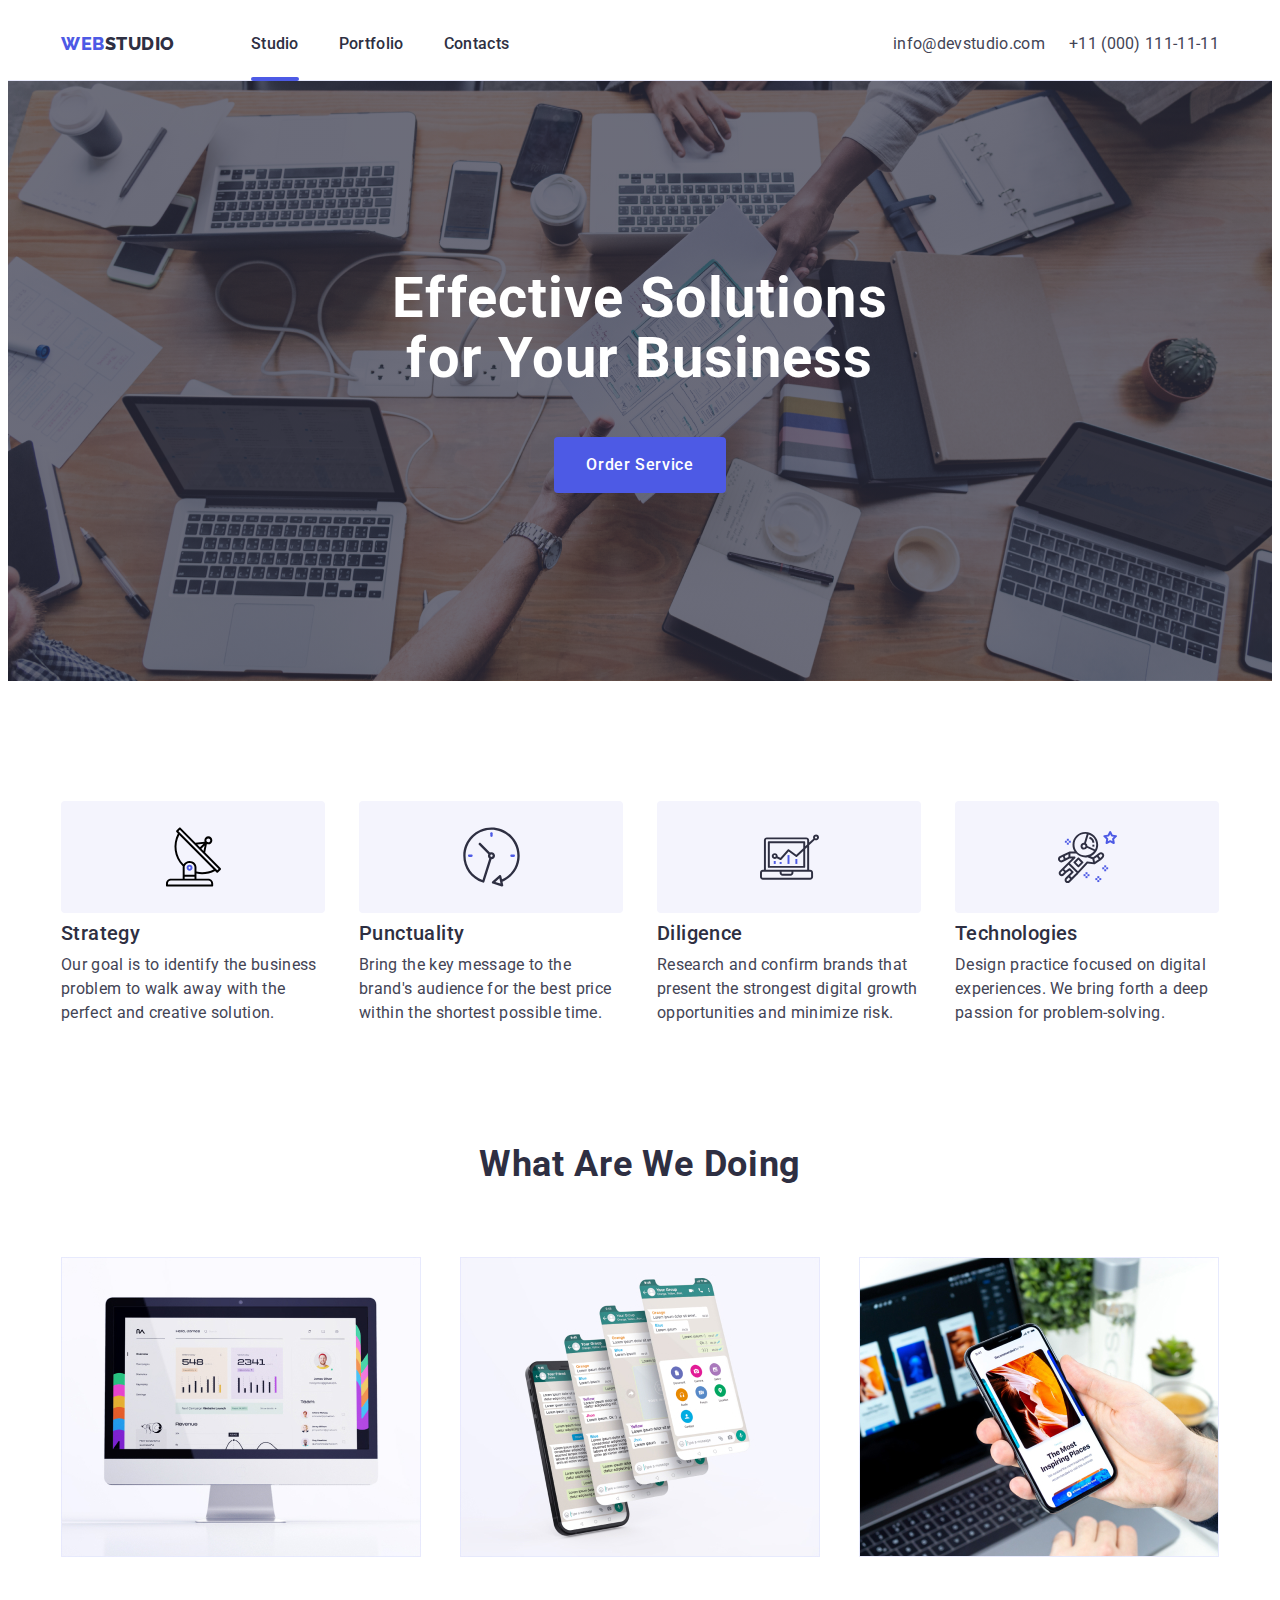
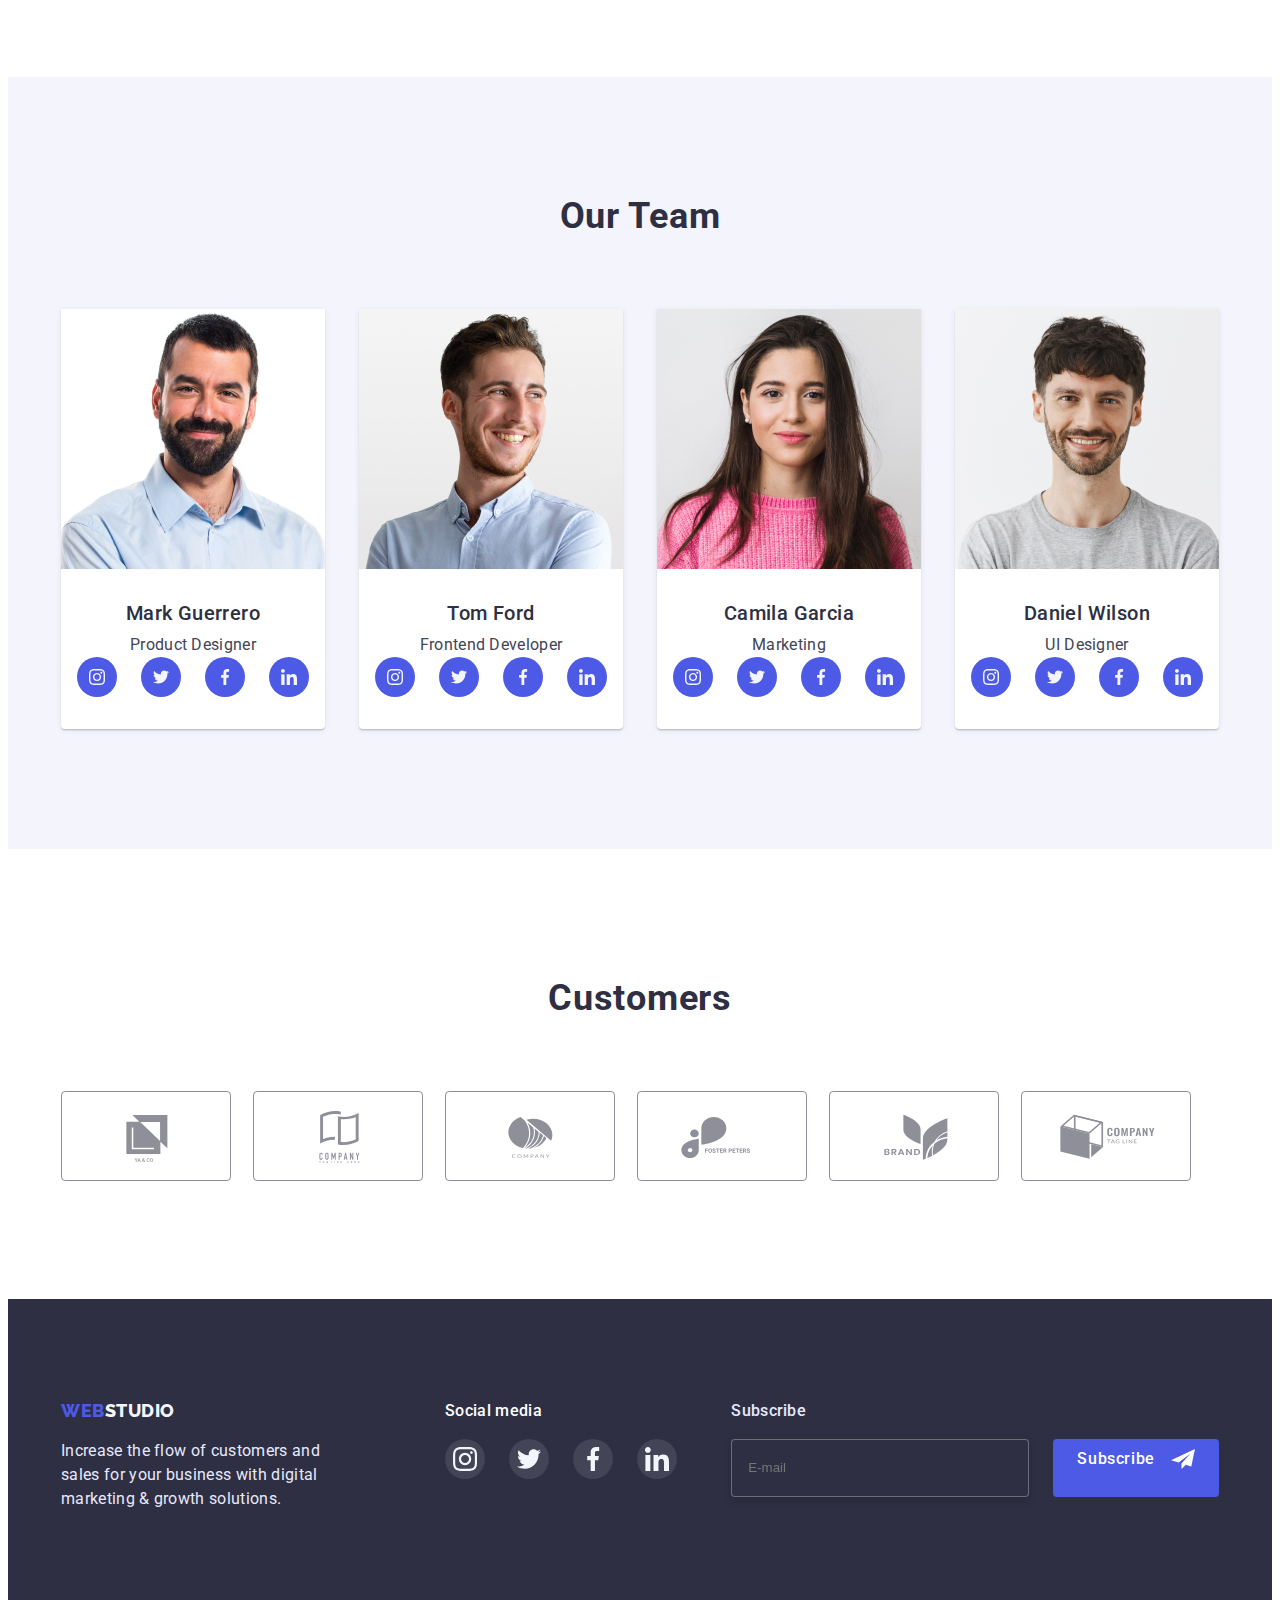
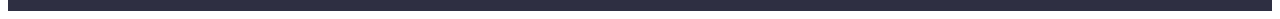
<file: index.html>
<!DOCTYPE html>
<html lang="en">
  <head>
    <meta charset="UTF-8" />
    <meta http-equiv="X-UA-Compatible" content="IE=edge" />
    <meta name="viewport" content="width=device-width, initial-scale=1.0" />
    <title>Document</title>
    <link rel="preconnect" href="https://fonts.googleapis.com" />
    <link rel="preconnect" href="https://fonts.gstatic.com" crossorigin />
    <link
      href="https://fonts.googleapis.com/css2?family=Raleway:wght@800&family=Roboto:wght@400;500;700;900&display=swap"
      rel="stylesheet"
    />
    <link
      rel="stylesheet"
      href="https://cdnjs.cloudflare.com/ajax/libs/modern-normalize/1.1.0/modern-normalize.min.css"
      integrity="sha512-wpPYUAdjBVSE4KJnH1VR1HeZfpl1ub8YT/NKx4PuQ5NmX2tKuGu6U/JRp5y+Y8XG2tV+wKQpNHVUX03MfMFn9Q=="
      crossorigin="anonymous"
      referrerpolicy="no-referrer"
    />
    <link rel="stylesheet" href="./css/styles.css" />
  </head>

  <body>
    <header class="page-header">
      <div class="container page-header-container">
        <nav class="header-nav">
          <a href="./index.html" class="logo-first"
            >Web<span class="logo-second">Studio</span></a
          >

          <ul class="site-nav">
            <li class="site-nav-item current">
              <a href="./index.html" class="nav-link link current-link"
                >Studio</a
              >
            </li>
            <li class="site-nav-item">
              <a href="./portfolio.html" class="nav-link link">Portfolio</a>
            </li>
            <li class="site-nav-item">
              <a href="" class="nav-link link">Contacts</a>
            </li>
          </ul>
        </nav>

        <address>
          <ul class="adress-list">
            <li>
              <a class="adress-list link" href="mailto:info@devstudio.com"
                >info@devstudio.com
              </a>
            </li>
            <li>
              <a class="adress-list link" href="tel:+110001111111"
                >+11 (000) 111-11-11
              </a>
            </li>
          </ul>
        </address>
      </div>
    </header>

    <main>
      <section class="hero">
        <div class="container">
          <h1 class="hero-title">Effective Solutions for Your Business</h1>
          <button class="hero-button" type="button" data-modal-open>
            Order Service
          </button>
        </div>
      </section>

      <section class="description">
        <div class="container">
          <h2 hidden>description</h2>
          <ul class="description-list">
            <li class="description-item">
              <div class="icon">
                <svg class="icon-list">
                  <use href="./images/icons.svg#icon-antenna-1"></use>
                </svg>
              </div>
              <h3 class="description-subtitle">Strategy</h3>
              <p class="description-text">
                Our goal is to identify the business problem to walk away with
                the perfect and creative solution.
              </p>
            </li>
            <li class="description-item">
              <div class="icon">
                <svg class="icon-list">
                  <use href="./images/icons.svg#icon-clock-1"></use>
                </svg>
              </div>
              <h3 class="description-subtitle">Punctuality</h3>
              <p class="description-text">
                Bring the key message to the brand's audience for the best price
                within the shortest possible time.
              </p>
            </li>
            <li class="description-item">
              <div class="icon">
                <svg class="icon-list">
                  <use href="./images/icons.svg#icon-diagram-1"></use>
                </svg>
              </div>
              <h3 class="description-subtitle">Diligence</h3>
              <p class="description-text">
                Research and confirm brands that present the strongest digital
                growth opportunities and minimize risk.
              </p>
            </li>
            <li class="description-item">
              <div class="icon">
                <svg class="icon-list">
                  <use href="./images/icons.svg#icon-astronaut-1"></use>
                </svg>
              </div>
              <h3 class="description-subtitle">Technologies</h3>
              <p class="description-text">
                Design practice focused on digital experiences. We bring forth a
                deep passion for problem-solving.
              </p>
            </li>
          </ul>
        </div>
      </section>
      <section class="job">
        <div class="container">
          <h2 class="job-tittle">What are we doing</h2>
          <ul class="job-list">
            <li><img src="./images/comp.jpg" alt="comp" width="360" /></li>
            <li><img src="./images/tel.jpg" alt="tel" width="360" /></li>
            <li>
              <img src="./images/comp-tel.jpg" alt="comp-tel" width="360" />
            </li>
          </ul>
        </div>
      </section>
      <section class="secjob">
        <div class="container">
          <h2 class="team-tittle">Our Team</h2>
          <ul class="job-seclist">
            <li class="secjob-item">
              <img
                class="secjob-img"
                src="./images/man1.jpg"
                alt="man1"
                width="264"
              />
              <h3 class="about-subtitle">Mark Guerrero</h3>
              <p class="about-text">Product Designer</p>

              <ul class="socials-list">
                <li class="socials-item">
                  <a class="socials-link" href>
                    <svg class="socials-icon">
                      <use href="./images/icons.svg#icon-instagram-2"></use>
                    </svg>
                  </a>
                </li>
                <li class="socials-item">
                  <a class="socials-link" href>
                    <svg class="socials-icon">
                      <use href="./images/icons.svg#icon-twitter-1"></use>
                    </svg>
                  </a>
                </li>
                <li class="socials-item">
                  <a class="socials-link" href>
                    <svg class="socials-icon">
                      <use href="./images/icons.svg#icon-facebook-1"></use>
                    </svg>
                  </a>
                </li>
                <li class="socials-item">
                  <a class="socials-link" href>
                    <svg class="socials-icon">
                      <use href="./images/icons.svg#icon-linkedin-1"></use>
                    </svg>
                  </a>
                </li>
              </ul>
            </li>

            <li class="secjob-item">
              <img
                class="secjob-img"
                src="./images/man2.jpg"
                alt="man2"
                width="264"
              />
              <h3 class="about-subtitle">Tom Ford</h3>
              <p class="about-text">Frontend Developer</p>
              <ul class="socials-list">
                <li class="socials-item">
                  <a class="socials-link" href>
                    <svg class="socials-icon">
                      <use href="./images/icons.svg#icon-instagram-2"></use>
                    </svg>
                  </a>
                </li>
                <li class="socials-item">
                  <a class="socials-link" href>
                    <svg class="socials-icon">
                      <use href="./images/icons.svg#icon-twitter-1"></use>
                    </svg>
                  </a>
                </li>
                <li class="socials-item">
                  <a class="socials-link" href>
                    <svg class="socials-icon">
                      <use href="./images/icons.svg#icon-facebook-1"></use>
                    </svg>
                  </a>
                </li>
                <li class="socials-item">
                  <a class="socials-link" href>
                    <svg class="socials-icon">
                      <use href="./images/icons.svg#icon-linkedin-1"></use>
                    </svg>
                  </a>
                </li>
              </ul>
            </li>
            <li class="secjob-item">
              <img
                class="secjob-img"
                src="./images/girl1.jpg"
                alt="girl1"
                width="264"
              />
              <h3 class="about-subtitle">Camila Garcia</h3>
              <p class="about-text">Marketing</p>
              <ul class="socials-list">
                <li class="socials-item">
                  <a class="socials-link" href>
                    <svg class="socials-icon">
                      <use href="./images/icons.svg#icon-instagram-2"></use>
                    </svg>
                  </a>
                </li>
                <li class="socials-item">
                  <a class="socials-link" href>
                    <svg class="socials-icon">
                      <use href="./images/icons.svg#icon-twitter-1"></use>
                    </svg>
                  </a>
                </li>
                <li class="socials-item">
                  <a class="socials-link" href>
                    <svg class="socials-icon">
                      <use href="./images/icons.svg#icon-facebook-1"></use>
                    </svg>
                  </a>
                </li>
                <li class="socials-item">
                  <a class="socials-link" href>
                    <svg class="socials-icon">
                      <use href="./images/icons.svg#icon-linkedin-1"></use>
                    </svg>
                  </a>
                </li>
              </ul>
            </li>
            <li class="secjob-item">
              <img
                class="secjob-img"
                src="./images/man3.jpg"
                alt="man3"
                width="264"
              />
              <h3 class="about-subtitle">Daniel Wilson</h3>
              <p class="about-text">UI Designer</p>
              <ul class="socials-list">
                <li class="socials-item">
                  <a class="socials-link" href>
                    <svg class="socials-icon">
                      <use href="./images/icons.svg#icon-instagram-2"></use>
                    </svg>
                  </a>
                </li>
                <li class="socials-item">
                  <a class="socials-link" href>
                    <svg class="socials-icon">
                      <use href="./images/icons.svg#icon-twitter-1"></use>
                    </svg>
                  </a>
                </li>
                <li class="socials-item">
                  <a class="socials-link" href>
                    <svg class="socials-icon">
                      <use href="./images/icons.svg#icon-facebook-1"></use>
                    </svg>
                  </a>
                </li>
                <li class="socials-item">
                  <a class="socials-link" href>
                    <svg class="socials-icon">
                      <use href="./images/icons.svg#icon-linkedin-1"></use>
                    </svg>
                  </a>
                </li>
              </ul>
            </li>
          </ul>
        </div>
      </section>

      <section class="sections-customers">
        <div class="container">
          <h2 class="customers-title">Customers</h2>
          <ul class="customers-list">
            <li class="customer">
              <a class="adress-customers" href="#">
                <svg class="icons-customers">
                  <use href="./images/icons.svg#icon-Logo"></use>
                </svg>
              </a>
            </li>
            <li class="customer">
              <a class="adress-customers" href="#">
                <svg class="icons-customers">
                  <use href="./images/icons.svg#icon-Logo-1"></use>
                </svg>
              </a>
            </li>
            <li class="customer">
              <a class="adress-customers" href="#">
                <svg class="icons-customers">
                  <use href="./images/icons.svg#icon-Logo-2"></use>
                </svg>
              </a>
            </li>
            <li class="customer">
              <a class="adress-customers" href="#">
                <svg class="icons-customers">
                  <use href="./images/icons.svg#icon-Logo-3"></use>
                </svg>
              </a>
            </li>
            <li class="customer">
              <a class="adress-customers" href="#">
                <svg class="icons-customers">
                  <use href="./images/icons.svg#icon-Logo-4"></use>
                </svg>
              </a>
            </li>
            <li class="customer">
              <a class="adress-customers" href="#">
                <svg class="icons-customers">
                  <use href="./images/icons.svg#icon-Logo-51"></use>
                </svg>
              </a>
            </li>
          </ul>
        </div>
      </section>
    </main>

    <footer class="footer-section">
      <div class="container">
        <div class="container-footer">
          <div class="footer-title">
            <a href="./index.html" class="logo-footer"
              >Web<span class="logo-secfooter">Studio</span></a
            >

            <p class="description-footer">
              Increase the flow of customers and sales for your business with
              digital marketing & growth solutions.
            </p>
          </div>
          <div class="footer-container">
            <h2 class="socials-tittle">Social media</h2>
            <ul class="socials-list1">
              <li class="socials-item1">
                <a class="socials-link1" href>
                  <svg class="socials-icon1">
                    <use href="./images/icons.svg#icon-instagram-2"></use>
                  </svg>
                </a>
              </li>
              <li class="socials-item1">
                <a class="socials-link1" href>
                  <svg class="socials-icon1">
                    <use href="./images/icons.svg#icon-twitter-1"></use>
                  </svg>
                </a>
              </li>
              <li class="socials-item1">
                <a class="socials-link1" href>
                  <svg class="socials-icon1">
                    <use href="./images/icons.svg#icon-facebook-1"></use>
                  </svg>
                </a>
              </li>
              <li class="socials-item1">
                <a class="socials-link1" href>
                  <svg class="socials-icon1">
                    <use href="./images/icons.svg#icon-linkedin-1"></use>
                  </svg>
                </a>
              </li>
            </ul>
          </div>
      
       
        <div class="footer-form">
          <p class="sub-text-footer">Subscribe</p>
          <form class="subscribe">
            <label class="footer-email-lable">
              <input
                class="email"
                type="email"
                name="email"
                placeholder="E-mail"
                required
              />
            </label>
            <button class="footer-button" type="footer">
              Subscribe
              <svg class="footer-social-icon">
                <use href="./images/icons3.svg#icon-Frame-3"></use>
              </svg>
            </button>
          </form>
        </div>
      </div>
    </footer>

    <div class="backdrop is-hidden" data-modal>
      <div class="modal">
        <button class="modal-close" type="button" data-modal-close>
          <svg class="close-icon">
            <use href="./images/icons1.svg#icon-close-black-18dp-2-1"></use>
          </svg>
        </button>
        <p class="modal-title">
          Leave your contacts and we will call you back
        </p>
        <form class="modal-form">
          <div class="name-form">
            <label class="name-label"
              >Name<input class="name-input" type="text" name="name" />
              <svg class="icon-person">
                <use href="./images/icons2.svg#icon-person-black-18dp-1"></use>
              </svg>
            </label>
          </div>
          <div class="phone-input">
            <label class="phone-lable"
              >Phone<input
                class="modal-phone"
                type="tel"
                name="phone"
                required
              />
              <svg class="icon-phone">
                <use href="./images/icons2.svg#icon-phone-black-18dp-1"></use>
              </svg>
            </label>
          </div>

          <div class="email-input">
            <label class="email-lable"
              >Email<input
                class="modal-email"
                type="email"
                name="email"
                required
              />
              <svg class="icon-email">
                <use href="./images/icons2.svg#icon-email-black-18dp-1"></use>
              </svg>
            </label>
          </div>

          <div class="comment-input">
            <label class="comment-label"
              >Comment
              <textarea
                class="comment-text"
                name="comment"
                placeholder="Text input"
              ></textarea>
            </label>
          </div>

          <div class="accept">
          <label class="checkbox-accept-label">
            <input type="checkbox" name="checkbox-accept" class="checkbox-accept" required />
            <span class="custom-checkbox">
              <svg class="custom-icon" width="16" height="16">
                <use href="./images/icons4.svg#icon-Property-1click"></use>
              </svg>
            </span>
            I accept the terms and conditions of the&nbsp;<a class="check-descr-link" href="">Privacy Policy</a>
          </label>
          </div>

          <button class="send-button" type="submit">Send</button>
        </form>
      </div>
    </div>

    <script src="./js/modal.js"></script>
  </body>
</html>
</file>
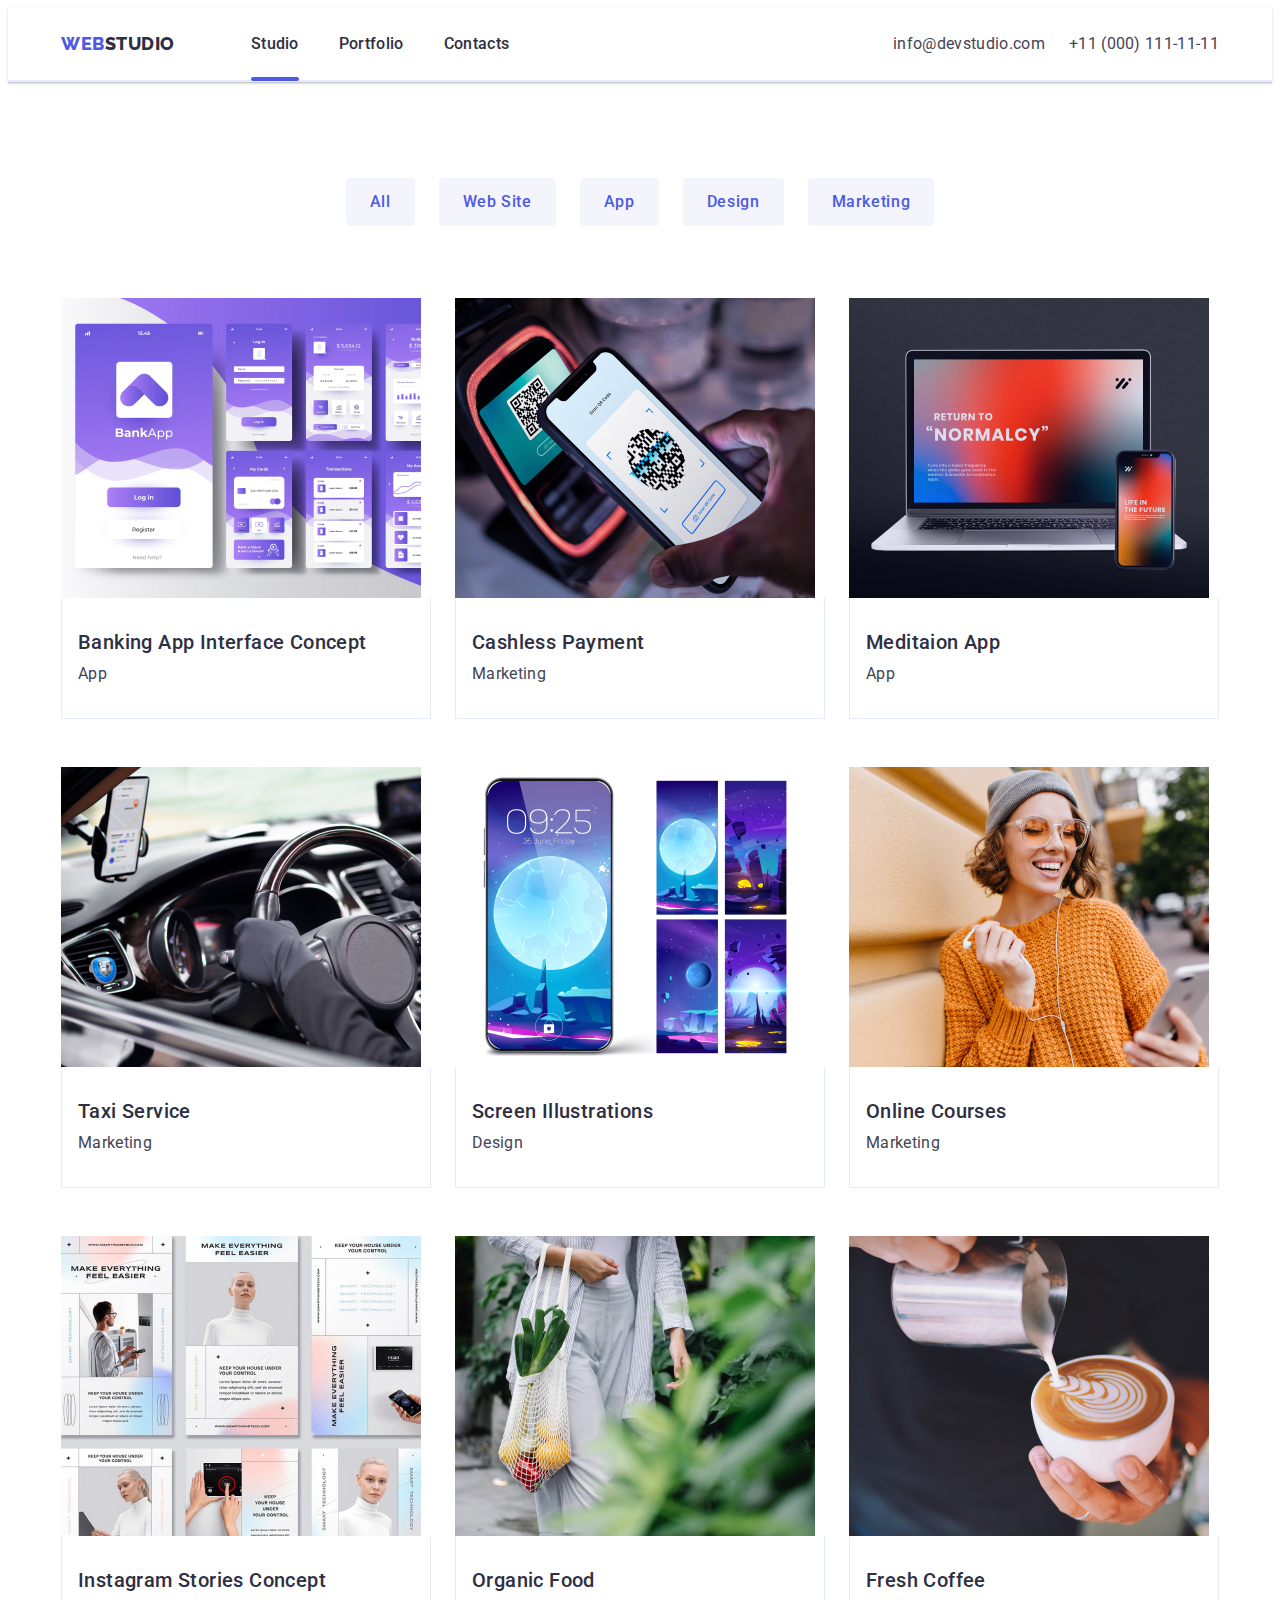
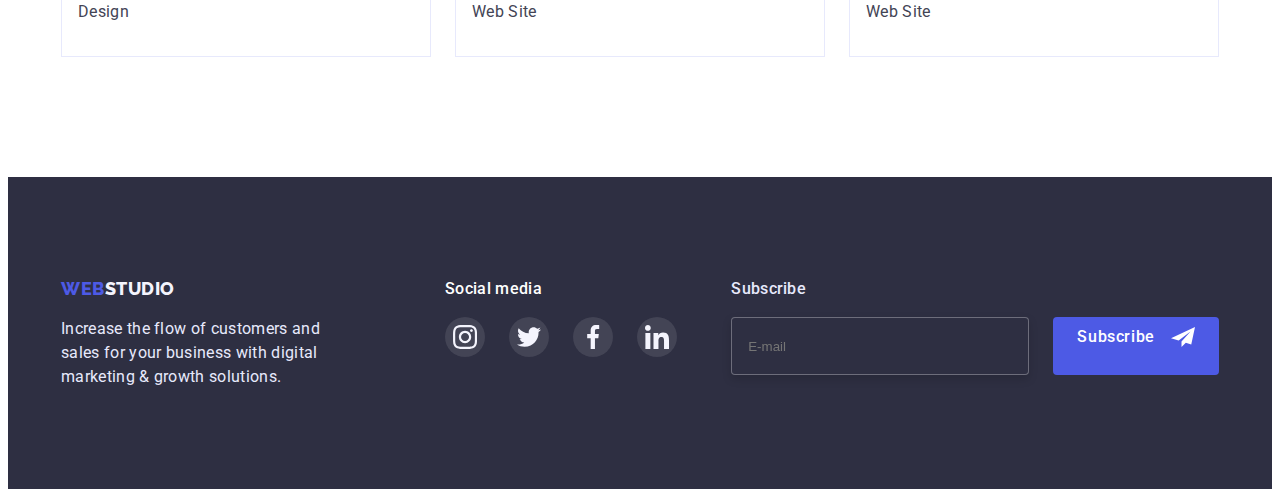
<file: portfolio.html>
<!DOCTYPE html>
<html lang="en">
  <head>
    <meta charset="UTF-8" />
    <meta http-equiv="X-UA-Compatible" content="IE=edge" />
    <meta name="viewport" content="width=device-width, initial-scale=1.0" />
    <title>Document</title>
    <link rel="preconnect" href="https://fonts.googleapis.com" />
    <link rel="preconnect" href="https://fonts.gstatic.com" crossorigin />
    <link
      href="https://fonts.googleapis.com/css2?family=Raleway:wght@800&family=Roboto:wght@400;500;700;900&display=swap"
      rel="stylesheet"
    />
    <link
      rel="stylesheet"
      href="https://cdnjs.cloudflare.com/ajax/libs/modern-normalize/1.1.0/modern-normalize.min.css"
      integrity="sha512-wpPYUAdjBVSE4KJnH1VR1HeZfpl1ub8YT/NKx4PuQ5NmX2tKuGu6U/JRp5y+Y8XG2tV+wKQpNHVUX03MfMFn9Q=="
      crossorigin="anonymous"
      referrerpolicy="no-referrer"
    />
    <link rel="stylesheet" href="./css/styles.css" />
  </head>

  <body>
    <div class="header1">
    <header class="page-header">      
      <div class="container page-header-container">
        <nav class="header-nav">
          <a href="./index.html" class="logo-first"
            >Web<span class="logo-second">Studio</span></a
          >

           <ul class="site-nav">
            <li class="site-nav-item current">
              <a href="./index.html" class="nav-link link current-link"
                >Studio</a
              >
            </li>
            <li class="site-nav-item">
              <a href="./portfolio.html" class="nav-link link">Portfolio</a>
            </li>
            <li class="site-nav-item">
              <a href="" class="nav-link link">Contacts</a>
            </li>
          </ul>
        </nav>

        <address>
          <ul class="adress-list">
            <li>
              <a class="adress-list link" href="mailto:info@devstudio.com"
                >info@devstudio.com
              </a>
            </li>
            <li>
              <a class="adress-list link" href="tel:+110001111111"
                >+11 (000) 111-11-11
              </a>
            </li>
          </ul>
        </address>
      </div>
      
    </header>
</div>
    <main>
      <section class="portfolio">
        <div class="container">
          <h1 hidden>Portfolio</h1>
          <ul class="container-button">
            <li><button type="button" class="button-portfolio">All</button></li>
            <li>
              <button type="button" class="button-portfolio">Web Site</button>
            </li>
            <li><button type="button" class="button-portfolio">App</button></li>
            <li>
              <button type="button" class="button-portfolio">Design</button>
            </li>
            <li>
              <button type="button" class="button-portfolio">Marketing</button>
            </li>
          </ul>

          <ul class="about-container">
            <li class="about-portfolio">
              <a class="portfolio-link"href>
                <div class="portfolio-image">
              <img src="./images/banking.jpg" alt="banking" width="360" />
              <div class ="portfolio-description">
                <p class="portfolio-text">14 Stylish and User-Friendly App Design Concepts · Task Manager App · Calorie Tracker App · Exotic Fruit Ecommerce App · Cloud Storage App
                </p>
              </div>
              </div>
              <div class="portfolio-context">
                <h3 class="about-subtitle">Banking App Interface Concept</h3>
                <p class="about-text">App</p>
              </div>
              </a>
            </li>
            <li class="about-portfolio">
               <a class="portfolio-link"href>
                 <div class="portfolio-image">
              <img
                src="./images/cashlesspayment.jpg"
                alt="cashless"
                width="360"
              />
              <div class ="portfolio-description">
              <p class="portfolio-text">14 Stylish and User-Friendly App Design Concepts · Task Manager App · Calorie Tracker App · Exotic Fruit Ecommerce App · Cloud Storage App
                </p>
              </div>
              </div>

              <div class="portfolio-context">
                <h3 class="about-subtitle">Cashless Payment</h3>
                <p class="about-text">Marketing</p>
              </div>
              </a>

            </li>
            <li class="about-portfolio">
               <a class="portfolio-link"href>
                <div class="portfolio-image">
              <img
                src="./images/meditaionapp.jpg"
                alt="meditaion"
                width="360"
              />
               <div class ="portfolio-description">
              <p class="portfolio-text">14 Stylish and User-Friendly App Design Concepts · Task Manager App · Calorie Tracker App · Exotic Fruit Ecommerce App · Cloud Storage App
                </p>
              </div>
              </div>
              <div class="portfolio-context">
                <h3 class="about-subtitle">Meditaion App</h3>
                <p class="about-text">App</p>
              </div>
              </a>
            </li>
            <li class="about-portfolio">
              <a class="portfolio-link"href>
                <div class="portfolio-image">
              <img src="./images/taxiservice.jpg" alt="taxi" width="360" />
               <div class ="portfolio-description">
              <p class="portfolio-text">14 Stylish and User-Friendly App Design Concepts · Task Manager App · Calorie Tracker App · Exotic Fruit Ecommerce App · Cloud Storage App
                </p>
              </div>
              </div>
              <div class="portfolio-context">
                <h3 class="about-subtitle">Taxi Service</h3>
                <p class="about-text">Marketing</p>
              </div>
              </a>
            </li>
            <li class="about-portfolio">
              <a class="portfolio-link"href>
                 <div class="portfolio-image">
              <img
                src="./images/screenillustrations.jpg"
                alt="screen"
                width="360"
              />
              <div class ="portfolio-description">
              <p class="portfolio-text">14 Stylish and User-Friendly App Design Concepts · Task Manager App · Calorie Tracker App · Exotic Fruit Ecommerce App · Cloud Storage App
                </p>
              </div>
              </div>
              <div class="portfolio-context">
                <h3 class="about-subtitle">Screen Illustrations</h3>
                <p class="about-text">Design</p>
              </div>
              </a>
            </li>
            <li class="about-portfolio">
              <a class="portfolio-link"href>
                <div class="portfolio-image">
              <img src="./images/onlinecourses.jpg" alt="online" width="360" />

              <div class ="portfolio-description">
              <p class="portfolio-text">14 Stylish and User-Friendly App Design Concepts · Task Manager App · Calorie Tracker App · Exotic Fruit Ecommerce App · Cloud Storage App
                </p>
              </div>
              </div>
              <div class="portfolio-context">
                <h3 class="about-subtitle">Online Courses</h3>
                <p class="about-text">Marketing</p>
              </div>
              </a>
            </li>
            <li class="about-portfolio">
              <a class="portfolio-link"href>
                <div class="portfolio-image">
              <img
                src="./images/instagramstoriesconcept.jpg"
                alt="instagram"
                width="360"
              />
              <div class ="portfolio-description">
              <p class="portfolio-text">14 Stylish and User-Friendly App Design Concepts · Task Manager App · Calorie Tracker App · Exotic Fruit Ecommerce App · Cloud Storage App
                </p>
              </div>
              </div>
              <div class="portfolio-context">
                <h3 class="about-subtitle">Instagram Stories Concept</h3>
                <p class="about-text">Design</p>
              </div>
              </a>
            </li>
            <li class="about-portfolio">
              <a class="portfolio-link"href>
                <div class="portfolio-image">
              <img src="./images/organicfood.jpg" alt="food" width="360" />
              <div class ="portfolio-description">
              <p class="portfolio-text">14 Stylish and User-Friendly App Design Concepts · Task Manager App · Calorie Tracker App · Exotic Fruit Ecommerce App · Cloud Storage App
                </p>
              </div>
              </div>
              <div class="portfolio-context">
                <h3 class="about-subtitle">Organic Food</h3>
                <p class="about-text">Web Site</p>
              </div>
              </a>
            </li>
            <li class="about-portfolio">
                <a class="portfolio-link"href>
                  <div class="portfolio-image">
              <img src="./images/freshcoffee.jpg" alt="coffee" width="360" />
              <div class ="portfolio-description">
              <p class="portfolio-text">14 Stylish and User-Friendly App Design Concepts · Task Manager App · Calorie Tracker App · Exotic Fruit Ecommerce App · Cloud Storage App
                </p>
              </div>
              </div>
              <div class="portfolio-context">
                <h3 class="about-subtitle">Fresh Coffee</h3>
                <p class="about-text">Web Site</p>
              </div>
              </a>
            </li>
          </ul>
        </div>
      </section>
    </main>
     <footer class="footer-section">
        <div class="container">
      <div class="container-footer">
        <div class="footer-title">
          <a href="./index.html" class="logo-footer"
            >Web<span class="logo-secfooter">Studio</span></a
          >

          <p class="description-footer">
            Increase the flow of customers and sales for your business with
            digital marketing & growth solutions.
          </p>
        </div>
        <div class="footer-container">
          <h2 class="socials-tittle">Social media</h2>
          <ul class="socials-list1">
            <li class="socials-item1">
              <a class="socials-link1" href>
                <svg class="socials-icon1">
                  <use href="./images/icons.svg#icon-instagram-2"></use>
                </svg>
              </a>
            </li>
            <li class="socials-item1">
              <a class="socials-link1" href>
                <svg class="socials-icon1">
                  <use href="./images/icons.svg#icon-twitter-1"></use>
                </svg>
              </a>
            </li>
            <li class="socials-item1">
              <a class="socials-link1" href>
                <svg class="socials-icon1">
                  <use href="./images/icons.svg#icon-facebook-1"></use>
                </svg>
              </a>
            </li>
            <li class="socials-item1">
              <a class="socials-link1" href>
                <svg class="socials-icon1">
                  <use href="./images/icons.svg#icon-linkedin-1"></use>
                </svg>
              </a>
            </li>
          </ul>
        </div>
        
     <div class="footer-form">
          <p class="sub-text-footer">Subscribe</p>
          <form class="subscribe">
            <label class="footer-email-lable">
              <input
                class="email"
                type="email"
                name="email"
                placeholder="E-mail"
                required
              />
            </label>
            <button class="footer-button" type="footer">
              Subscribe
              <svg class="footer-social-icon">
                <use href="./images/icons3.svg#icon-Frame-3"></use>
              </svg>
            </button>
          </form>
        </div>
      </div>
    </footer>
  </body>
</html>
</file>
<file: css/styles.css>
:root {
  --accent-color: #4d5ae5;
  --primary-color: #434455;
  --main-color: #ffffff;
  --main-bg-color: #ffffff;
  --grey-color: #2e2f42;
  --grey-bg-color: #2e2f42;
  --accent-bg-color: #4d5ae5;
  --mains-color: #e7e9fc;
  --mains-bg-color: #e7e9fc;
  --main-font: 'Raleway', sans-serif;
  --customers-color: #8e8f99;
}
body {
  font-family: 'Roboto', sans-serif;
  font-size: 16px;
  color: var(--primary-color);
  background-color: var(--main-bg-color);
}
ul {
  list-style: none;
}
h1,
h2,
h3,
h4,
p {
  margin-top: 0;
  margin-bottom: 0;
}
ul,
ol {
  margin-top: 0;
  margin-bottom: 0;
  padding-left: 0;
}
img {
  display: block;
  max-width: 100%;
  height: auto;
}

.container {
  width: 1158px;
  margin-left: auto;
  margin-right: auto;
  padding-left: 15px;
  padding-right: 15px;
}

.page-header {
  border-bottom: 1px solid #e7e9fc;
}
.header1 {
  border-bottom: 1px solid #e7e9fc;
  box-shadow: 0px 2px 1px rgba(46, 47, 66, 0.08),
    0px 1px 1px rgba(46, 47, 66, 0.16), 0px 1px 6px rgba(46, 47, 66, 0.08);
}
.page-header-container {
  display: flex;
  align-items: center;
  justify-content: space-between;
}
.header-nav {
  display: flex;
  align-items: center;
}
.site-nav {
  display: flex;
  align-items: center;
  gap: 40px;
}

.adress-list {
  font-style: normal;
  color: var(--primary-color);
  line-height: 1.5;
  letter-spacing: 0.02em;
  display: flex;
  align-items: center;
  gap: 24px;
}
.adress-list:hover,
.adress-list:focus {
  color: var(--accent-color);
}

.logo-first {
  font-family: 'Raleway';
  font-weight: 800;
  font-size: 18px;
  line-height: 1.33;
  letter-spacing: 0.03em;
  color: var(--accent-color);
  text-transform: uppercase;
  text-decoration: none;
  margin-right: 76px;
}
.logo-second {
  color: var(--grey-color);
}

.site-nav .link:hover,
.site-nav .link:focus {
  color: var(--accent-color);
}
.adress-list {
  font-style: normal;
  color: var(--primary-color);
  line-height: 1.5;
  letter-spacing: 0.02em;
  display: flex;
  align-items: center;
  margin-left: auto;
  transition: color 250ms cubic-bezier(0.4, 0, 0.2, 1);
}

.link {
  text-decoration: none;
}
.adress-list link {
  padding-top: 24px;
  padding-bottom: 24px;
  transition: color 250ms cubic-bezier(0.4, 0, 0.2, 1);
}

.current {
  position: relative;
}
.current::after {
  position: absolute;
  content: '';
  bottom: -1px;
  display: block;
  width: 100%;
  height: 4px;
  border-radius: 2px;
  background-color: var(--accent-color);
}

.nav-link .link:hover,
.nav-link .link:focus {
  color: var(--accent-color);
}
.nav-link {
  color: var(--grey-color);
  font-weight: 500;
  line-height: 1.5;
  letter-spacing: 0.02em;
  display: block;
  padding-top: 24px;
  padding-bottom: 24px;
  transition: color 250ms cubic-bezier(0.4, 0, 0.2, 1);
}
.nav-link.current {
  color: #404bbf;
}
.hero {
  margin: 0 auto;
  text-align: center;
  padding: 188px 0;
  background-image: linear-gradient(
      rgba(46, 47, 66, 0.7),
      rgba(46, 47, 66, 0.7)
    ),
    url('../images/peopleoffice\ 1.jpg');
  background-repeat: no-repeat;
  background-position: center;
  background-size: cover;
  background-color: var(--mains-bg-color);
  max-width: 1440px;
}

.hero-title {
  font-size: 56px;
  line-height: 1.07;
  text-align: center;
  letter-spacing: 0.02em;
  color: var(--main-color);
  width: 496px;
  margin-left: auto;
  margin-right: auto;
  margin-bottom: 48px;
}
.hero-button {
  font-family: 'Roboto', sans-serif;
  font-weight: 500;
  font-size: 16px;
  line-height: 1.5;
  background: var(--accent-bg-color);
  letter-spacing: 0.04em;
  color: var(--main-color);
  border-radius: 4px;
  cursor: pointer;
  border: 0px;
  min-width: 163px;
  padding-top: 16px;
  padding-bottom: 16px;
  padding-left: 32px;
  padding-right: 32px;
  transition: background-color 250ms cubic-bezier(0.4, 0, 0.2, 1);
}
.hero-button:hover,
.hero-button.link:focus {
  background-color: #404bbf;
}
.icon-list {
  height: 64px;
  width: 59px;
}

.icon {
  background: #f4f4fd;
  border-radius: 4px;
  display: flex;
  justify-content: center;
  width: 264px;
  height: 112px;
  align-items: center;
  margin-bottom: 8px;
}

.description {
  padding-top: 120px;
}

.description-list {
  display: flex;
  justify-content: space-between;
}

.description-item {
  width: 264px;
}
.description-subtitle {
  font-weight: 500;
  font-size: 20px;
  line-height: 1.2;
  letter-spacing: 0.02em;
  color: var(--grey-color);
  margin-bottom: 8px;
}

.description-text {
  line-height: 1.5;
  letter-spacing: 0.02em;
  color: var(--primary-color);
}

.job {
  padding: 120px 0;
}
.job-list {
  display: flex;
  justify-content: space-between;
}

.secjob {
  background: #f4f4fd;
  padding: 120px 0;
}
.job-seclist {
  display: flex;
  justify-content: space-between;
}

.team-tittle {
  font-size: 36px;
  line-height: 1.11;
  letter-spacing: 0.02em;
  text-transform: capitalize;
  color: var(--grey-color);
  text-align: center;
  margin-bottom: 72px;
}
.job-tittle {
  font-size: 36px;
  line-height: 1.11;
  letter-spacing: 0.02em;
  text-transform: capitalize;
  color: var(--grey-color);
  text-align: center;
  margin-bottom: 72px;
}
.about-subtitle {
  font-weight: 500;
  font-size: 20px;
  line-height: 1.2;
  letter-spacing: 0.02em;
  color: var(--grey-color);
  margin-bottom: 8px;
}

.about-text {
  line-height: 1.5;
  letter-spacing: 0.02em;
  color: var(--primary-color);
}
.secjob-img {
  margin-bottom: 32px;
}
.secjob-item {
  padding-bottom: 32px;
  background: #ffffff;
  box-shadow: 0px 1px 6px rgba(46, 47, 66, 0.08),
    0px 1px 1px rgba(46, 47, 66, 0.16), 0px 2px 1px rgba(46, 47, 66, 0.08);
  border-radius: 0px 0px 4px 4px;
  text-align: center;
}
.socials-list {
  display: flex;
  gap: 24px;
  justify-content: center;
  align-items: center;
}
.socials-icon {
  width: 16px;
  height: 16px;
}

.socials-item {
  width: 40px;
  height: 40px;
}

.socials-link {
  display: flex;
  align-items: center;
  justify-content: center;
  width: 100%;
  height: 100%;
  border-radius: 50%;
  background: #4d5ae5;
  transition: background-color 250ms cubic-bezier(0.4, 0, 0.2, 1);
}

.socials-link:hover,
.socials-link:focus {
  background-color: #404bbf;
}

.footer-section {
  background: var(--grey-bg-color);
  padding-top: 100px;
  padding-bottom: 100px;
}
.footer-title {
  max-width: 264px;
  margin-right: 120px;
}

.description-footer {
  margin-top: 16px;
  margin-bottom: 0px;
  line-height: 1.5;
  letter-spacing: 0.02em;
  color: var(--mains-color);
}
.socials-tittle {
  font-family: 'Roboto';
  font-style: normal;
  font-weight: 500;
  font-size: 16px;
  line-height: 1.5;
  letter-spacing: 0.02em;
  color: #ffffff;
}
.logo-footer {
  font-family: 'Raleway';
  font-weight: 800;
  font-size: 18px;
  line-height: 1.33;
  letter-spacing: 0.03em;
  color: var(--accent-color);
  text-transform: uppercase;
  text-decoration: none;
}

.logo-secfooter {
  color: #f4f4fd;
}

ul {
  list-style: none;
}
.portfolio {
  padding-top: 96px;
  padding-bottom: 120px;
}
.container-button {
  display: flex;
  justify-content: center;
  gap: 24px;
  margin-bottom: 72px;
}
.button-portfolio {
  font-weight: 500;
  font-family: 'Roboto', sans-serif;
  letter-spacing: 0.04em;
  font-size: 16px;
  line-height: 1.5;
  border-radius: 4px;
  cursor: pointer;
  color: var(--accent-color);
  background-color: #f4f4fd;
  padding-top: 12px;
  padding-bottom: 12px;
  padding-left: 24px;
  padding-right: 24px;
  border: none;
  transition: color 250ms cubic-bezier(0.4, 0, 0.2, 1),
    background-color 250ms cubic-bezier(0.4, 0, 0.2, 1),
    box-shadow 250ms cubic-bezier(0.4, 0, 0.2, 1);
}
.portfolio-context {
  padding-top: 32px;
  padding-bottom: 32px;
  padding-left: 16px;
  border: 1px solid #e7e9fc;
  border-top: 0;
}
.about-container {
  display: flex;
  flex-wrap: wrap;
  gap: 48px 24px;
}
.button-portfolio:hover,
.button-portfolio:focus {
  background-color: #404bbf;
  color: var(--main-color);
  box-shadow: 0px 3px 1px rgba(0, 0, 0, 0.1), 0px 2px 1px rgba(0, 0, 0, 0.08),
    0px 2px 2px rgba(0, 0, 0, 0.12);
}

.about-portfolio {
  flex-basis: calc((100% - 2 * 24px) / 3);
}
.portfolio-link:hover .portfolio-context,
.portfolio-link:focus .portfolio-context {
  box-shadow: 0px 1px 6px rgba(46, 47, 66, 0.08),
    0px 1px 1px rgba(46, 47, 66, 0.16), 0px 2px 1px rgba(46, 47, 66, 0.08);
}
.portfolio-link {
  text-decoration: none;
  transition: box-shadow 250ms cubic-bezier(0.4, 0, 0.2, 1);
}
.customers-title {
  font-size: 36px;
  line-height: 1.11;
  letter-spacing: 0.02em;
  text-transform: capitalize;
  color: var(--grey-color);
  text-align: center;
  padding-bottom: 72px;
}
.sections-customers {
  margin-bottom: 120px;
  margin-top: 130px;
}

.customer {
  height: 88px;
  width: 168px;
}
.adress-customers {
  display: flex;
  align-items: center;
  justify-content: center;
  width: 100%;
  height: 100%;
  border: 1px solid var(--customers-color);
  border-radius: 4px;
  color: var(--customers-color);
  transition: border-color 250ms cubic-bezier(0.4, 0, 0.2, 1);
}

.adress-customers:hover,
.adress-customers:focus {
  color: #404bbf;
  border-color: #404bbf;
}

.icons-customers {
  height: 56px;
  width: 104px;
  fill: currentColor;
  transition: fill 250ms cubic-bezier(0.4, 0, 0.2, 1);
}
.customers-list {
  font-style: normal;
  color: var(--customers-color);
  line-height: 1.5;
  letter-spacing: 0.02em;
  display: flex;
  align-items: center;
  gap: 24px;
}
.socials-item1 {
  width: 40px;
  height: 40px;
  display: flex;
  text-align: center;
  justify-content: center;
  background: #2e2f42;
  border-radius: 50%;
}
.socials-icon1 {
  width: 24px;
  height: 24px;
  fill: #f4f4fd;
}
.socials-tittle {
  font-weight: 500;
  line-height: 1.5;
  letter-spacing: 0.02em;
  color: var(--main-bg-color);
  margin-bottom: 16px;
  display: block;
}
.socials-list1 {
  display: flex;
  gap: 24px;
}
.socials-link1 {
  display: flex;
  width: 100%;
  height: 100%;
  background-color: rgba(255, 255, 255, 0.1);
  border-radius: 50%;
  align-items: center;
  justify-content: center;
  text-decoration: underline;
  transition: background-color 250ms cubic-bezier(0.4, 0, 0.2, 1);
}

.socials-link1:hover,
.socials-link1:focus {
  background-color: #31d0aa;
}

.container-footer {
  display: flex;
}
.portfolio-description {
  background-color: var(--accent-bg-color);
  color: #f4f4fd;
  position: absolute;
  top: 0;
  left: 0;
  width: 100%;
  height: 100%;
  transform: translateY(100%);
  transition: transform 250ms cubic-bezier(0.4, 0, 0.2, 1);
}
.portfolio-image {
  position: relative;
  overflow: hidden;
}
.portfolio-text {
  color: var(--mains-color);
  line-height: 1.5;
  letter-spacing: 0.02em;
  margin-top: 40px;
  margin-left: 32px;
  margin-right: 32px;
}
.portfolio-link:hover .portfolio-description {
  transform: translateY(0);
}
.backdrop.is-hidden {
  opacity: 0;
  visibility: hidden;
  pointer-events: none;
}

.backdrop {
  position: fixed;
  top: 0;
  left: 0;
  width: 100%;
  height: 100%;
  background-color: rgba(46, 47, 66, 0.4);
  transition: opacity 250ms cubic-bezier(0.4, 0, 0.2, 1),
    visibility 250ms cubic-bezier(0.4, 0, 0.2, 1);
}
.modal {
  padding: 72px 24px 24px;
  position: absolute;
  width: 408px;
  min-height: 576px;
  background-color: #fcfcfc;
  box-shadow: 0px 1px 1px rgb(0 0 0 / 14%), 0px 1px 3px rgb(0 0 0 / 12%),
    0px 2px 1px rgb(0 0 0 / 20%);
  border-radius: 4px;
  top: 50%;
  left: 50%;
  transform: translate(-50%, -50%);
}
.modal-close {
  display: flex;
  align-items: center;
  justify-content: center;
  width: 24px;
  height: 24px;
  border-radius: 50%;
  background-color: var(--mains-bg-color);
  border: 1px solid rgba(0, 0, 0, 0.1);
  position: absolute;
  top: 24px;
  right: 24px;
  transition: fill 250ms cubic-bezier(0.4, 0, 0.2, 1),
    background-color 250ms cubic-bezier(0.4, 0, 0.2, 1);
}
.modal-close:hover,
.modal-close:focus {
  fill: var(--mains-color);
  background-color: var(--accent-bg-color);
}
.close-icon {
  height: 8px;
  width: 8px;
}

.footer-form {
  margin-left: auto;
}
.sub-text-footer {
  font-weight: 500;
  line-height: 1.5;
  letter-spacing: 0.02em;
  color: var(--mains-color);
  margin-bottom: 16px;
}
.subscribe {
  display: flex;
  gap: 24px;
}
.email {
  color: rgba(255, 255, 255, 0.6);
  background-color: #2e2f42;
  border: 1px solid rgba(255, 255, 255, 0.3);
  filter: drop-shadow(0px 4px 4px rgba(0, 0, 0, 0.15));
  border-radius: 4px;
  padding: 8px 16px;
  height: 40px;
  transition: border-color 250ms cubic-bezier(0.4, 0, 0.2, 1);
  width: 264px;
}
.email:focus {
  outline: none;
  border-color: #404bbf;
}
.footer-button {
  display: flex;
  gap: 16px;
  border-radius: 4px;
  padding: 8px 24px;
  border: 0;
  color: var(--main-color);
  background-color: #4d5ae5;
  text-align: center;
  cursor: pointer;
  border-color: transparent;
  letter-spacing: 0.04em;
  font-family: inherit;
  font-weight: 500;
  font-size: 16px;
  line-height: 1.5;
  transition: background-color 250ms cubic-bezier(0.4, 0, 0.2, 1);
}
.footer-button :hover,
.footer-button :focus {
  background-color: #404bbf;
}

.footer-social-icon {
  height: 24px;
  width: 24px;
}
form {
  display: block;
  margin-top: 0em;
}
label {
  cursor: default;
}

.modal-form {
  position: relative;
  font-size: 12px;
  line-height: 1.33;
  letter-spacing: 0.04em;
  color: #8e8f99;
}

.modal-title {
  text-align: center;
  font-weight: 500;
  font-size: 16px;
  line-height: 1.5;
  text-align: center;
  letter-spacing: 0.02em;
  color: var(--primary-color);
  margin-bottom: 16px;
}
.name-form {
  margin-bottom: 8px;
}
.name-label {
  position: relative;
}
.name-input {
  display: block;
  margin-top: 4px;
  width: 100%;
  height: 40px;
  padding-left: 38px;
  border: 1px solid #8e8f99;
  border-radius: 4px;
  transition: border-color 250ms cubic-bezier(0.4, 0, 0.2, 1);
}
.name-input:focus {
  outline: none;
  border-color: #404bbf;
}
.icon-person {
  position: absolute;
  bottom: 11px;
  left: 16px;
  height: 18px;
  width: 18px;
  transition: fill 250ms cubic-bezier(0.4, 0, 0.2, 1);
}
.name-input:focus + .icon-person {
  fill: #404bbf;
}
.phone-input {
  margin-bottom: 8px;
  height: 58px;
}
.modal-phone:focus {
  outline: none;
  border-color: #404bbf;
}
.modal-phone:focus + .icon-phone {
  fill: #404bbf;
}
.phone-lable {
  position: relative;
}
.modal-phone {
  display: block;
  margin-top: 4px;
  width: 100%;
  height: 40px;
  padding-left: 38px;
  border: 1px solid #8e8f99;
  border-radius: 4px;
  transition: border-color 250ms cubic-bezier(0.4, 0, 0.2, 1);
}
.icon-phone {
  position: absolute;
  bottom: 8px;
  left: 16px;
  height: 24px;
  width: 18px;
  transition: fill 250ms cubic-bezier(0.4, 0, 0.2, 1);
}
.email-input {
  margin-bottom: 8px;
  height: 58px;
}
.email-lable {
  position: relative;
}
.modal-email {
  display: block;
  margin-top: 4px;
  width: 100%;
  height: 40px;
  padding-left: 38px;
  border: 1px solid #8e8f99;
  border-radius: 4px;
  transition: border-color 250ms cubic-bezier(0.4, 0, 0.2, 1);
}
.modal-email:focus {
  outline: none;
  border-color: #404bbf;
}
.modal-email:focus + .icon-email {
  fill: #404bbf;
}
.icon-email {
  position: absolute;
  bottom: 8px;
  left: 16px;
  height: 24px;
  width: 18px;
  transition: fill 250ms cubic-bezier(0.4, 0, 0.2, 1);
}
.comment-input {
  margin-bottom: 16px;
}
.comment-label {
  display: block;
}
.comment-text {
  display: block;
  width: 100%;
  height: 120px;
  resize: none;
  margin-top: 4px;
  padding: 8px 16px;
  border: 1px solid #8e8f99;
  border-radius: 4px;
  transition: border-color 250ms cubic-bezier(0.4, 0, 0.2, 1);
}
.comment-text:focus {
  outline: none;
  border-color: #404bbf;
}

.accept {
  font-size: 12px;
  line-height: 1.33;
  letter-spacing: 0.04em;
  color: #757575;
  margin-bottom: 24px;
}
.checkbox-accept-label {
  position: relative;
  display: flex;
  align-items: center;
}
.checkbox-accept {
  position: absolute;
  top: 100%;
  left: 8px;
  appearance: none;
  opacity: 0;
  width: 1px;
  height: 1px;
}
.checkbox-accept:checked + .custom-checkbox {
  background-color: #4d5ae5;
  border-color: #4d5ae5;
}
.checkbox-accept:focus + .custom-checkbox {
  outline: 1.25px solid #000000;
}
.checkbox-accept:checked + .custom-checkbox .custom-icon {
  opacity: 1;
}
.custom-checkbox {
  display: flex;
  align-items: center;
  justify-content: center;
  width: 16px;
  height: 16px;
  margin-right: 8px;
  color: #f4f4fd;
  border: 1.25px solid #2e2f42;
  border-radius: 2px;
  cursor: pointer;
}
.custom-icon {
  fill: #4d5ae5;
  opacity: 0;
}
.check-descr-link {
  color: #4d5ae5;
}
.send-button {
  display: block;
  padding: 16px 64px;
  margin: 0 auto;
  border: 0;
  color: var(--main-color);
  background-color: var(--accent-bg-color);
  cursor: pointer;
  border-color: transparent;
  font-weight: 500;
  font-size: 16px;
  line-height: 1.5;
  letter-spacing: 0.04em;
  border-radius: 4px;
  box-shadow: 0px 4px 4px rgb(0 0 0 / 15%);
  transition: background-color 250ms cubic-bezier(0.4, 0, 0.2, 1);
}
.send-button :hover,
.send-button :focus {
  background-color: #404bbf;
}
</file>
